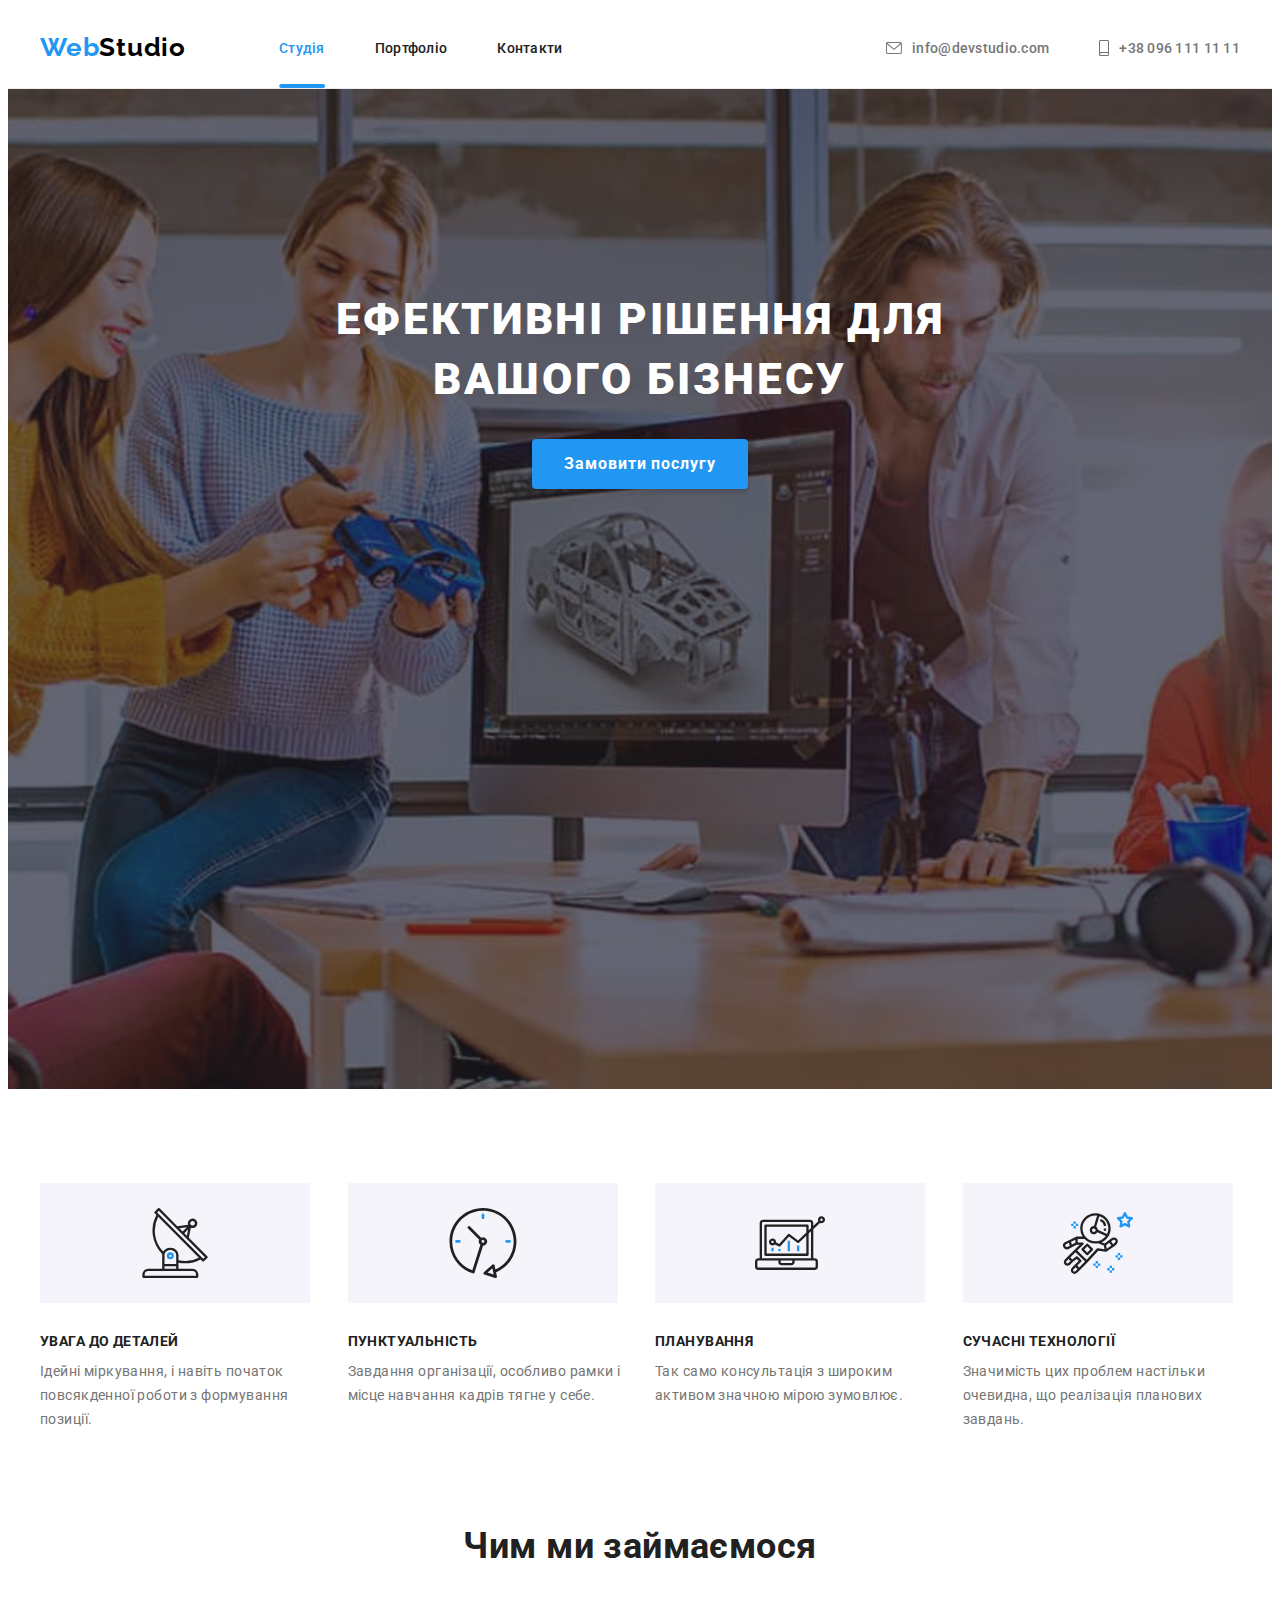
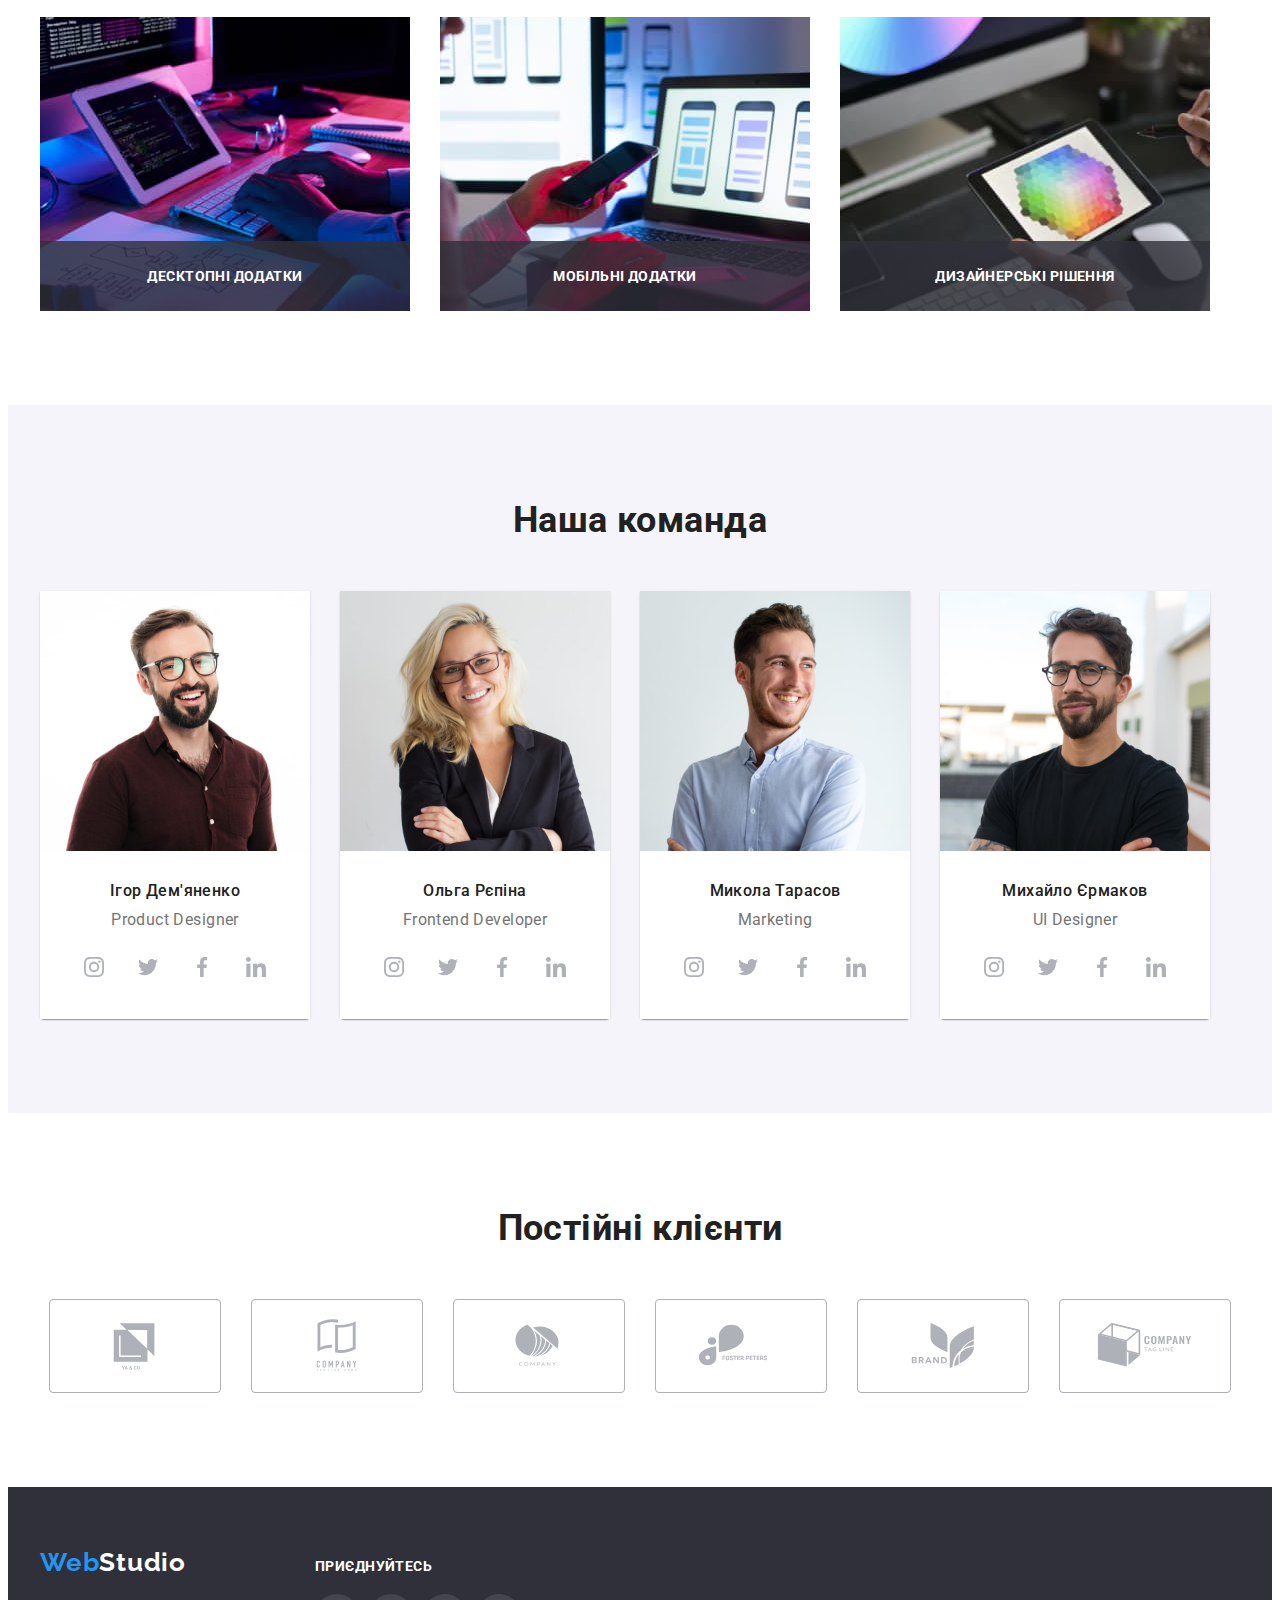
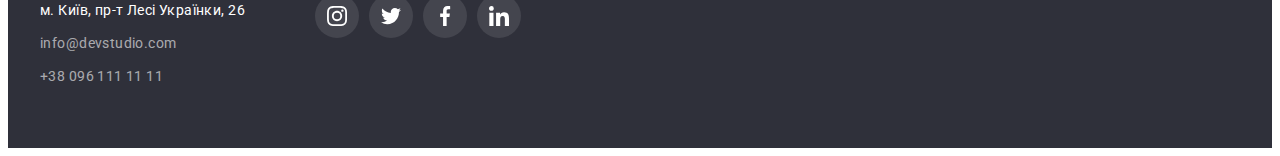
<file: index.html>
<!DOCTYPE html>
<html lang="uk">
  <head>
    <meta charset="UTF-8" />
    <meta http-equiv="X-UA-Compatible" content="IE=edge" />
    <meta name="viewport" content="width=device-width, initial-scale=1.0" />

    <title>WebStudio</title>

    <link rel="preconnect" href="https://fonts.googleapis.com" />
    <link rel="preconnect" href="https://fonts.gstatic.com" crossorigin />
    <link
      href="https://fonts.googleapis.com/css2?family=Raleway:wght@700&family=Roboto:wght@400;500;700;900&display=swap"
      rel="stylesheet"
    />

    <link
      rel="stylesheet"
      href="https://cdnjs.cloudflare.com/ajax/libs/modern-normalize/1.1.0/modern-normalize.min.css"
      integrity="sha512-wpPYUAdjBVSE4KJnH1VR1HeZfpl1ub8YT/NKx4PuQ5NmX2tKuGu6U/JRp5y+Y8XG2tV+wKQpNHVUX03MfMFn9Q=="
      crossorigin="anonymous"
      referrerpolicy="no-referrer"
    />

    <link rel="stylesheet" href="./css/style.css" />
  </head>

  <body>
    <header class="header">
      <div class="conteiner header-conteiner">
        <nav class="header-nav">
          <a href="./index.html" class="logo link">Web<span class="logo-header">Studio</span></a>
          <ul class="nav-list list">
            <li class="nav-item">
              <a href="./index.html" class="nav-link current link">Студія</a>
            </li>
            <li class="nav-item"><a href="./portfolio.html" class="nav-link link">Портфоліо</a></li>
            <li class="nav-item"><a href="" class="nav-link link">Контакти</a></li>
          </ul>
        </nav>
        <ul class="list header-contact">
          <li class="header-contact-item">
            <a href="mailto:info@devstudio.com" class="header-mail link">
              <svg class="contact-icon" width="16" height="12">
                <use href="./images/icons.svg#envelope"></use>
              </svg>
              info@devstudio.com
            </a>
          </li>

          <li class="header-contact-item">
            <a href="tel:+380961111111" class="header-tel link">
              <svg class="contact-icon" width="10" height="16">
                <use href="./images/icons.svg#smartphone"></use>
              </svg>

              +38 096 111 11 11</a
            >
          </li>
        </ul>
      </div>
    </header>

    <main>
      <section class="hero">
        <div class="conteiner">
          <h1 class="hero-title">Ефективні рішення для вашого бізнесу</h1>
          <button data-modal-open type="button" class="hero-btn button">Замовити послугу</button>
        </div>
      </section>

      <section class="about section">
        <div class="conteiner">
          <h2 class="about-title visually-hidden">Особливості</h2>

          <ul class="about-list list">
            <li class="about-list-item">
              <div class="about-conteiner-icon">
                <svg class="about-icon" width="70" height="70">
                  <use href="./images/icons.svg#antenna"></use>
                </svg>
              </div>

              <h3 class="about-sub-title">УВАГА ДО ДЕТАЛЕЙ</h3>
              <p class="about-sescription">
                Ідейні міркування, і навіть початок повсякденної роботи з формування позиції.
              </p>
            </li>

            <li class="about-list-item">
              <div class="about-conteiner-icon">
                <svg class="about-icon" width="70" height="70">
                  <use href="./images/icons.svg#clock"></use>
                </svg>
              </div>
              <h3 class="about-sub-title">ПУНКТУАЛЬНІСТЬ</h3>
              <p class="about-sescription">
                Завдання організації, особливо рамки і місце навчання кадрів тягне у себе.
              </p>
            </li>
            <li class="about-list-item">
              <div class="about-conteiner-icon">
                <svg class="about-icon" width="70" height="70">
                  <use href="./images/icons.svg#diagram"></use>
                </svg>
              </div>
              <h3 class="about-sub-title">ПЛАНУВАННЯ</h3>
              <p class="about-sescription">
                Так само консультація з широким активом значною мірою зумовлює.
              </p>
            </li>
            <li class="about-list-item">
              <div class="about-conteiner-icon">
                <svg class="about-icon" width="70" height="70">
                  <use href="./images/icons.svg#astronaut"></use>
                </svg>
              </div>
              <h3 class="about-sub-title">СУЧАСНІ ТЕХНОЛОГІЇ</h3>
              <p class="about-sescription">
                Значимість цих проблем настільки очевидна, що реалізація планових завдань.
              </p>
            </li>
          </ul>
        </div>
      </section>

      <section class="working section">
        <div class="conteiner">
          <h2 class="working-title">Чим ми займаємося</h2>
          <ul class="working-list list">

            <li class="working-list-item">
              <img src="./images/img1.jpg" alt="Десктопні додатки" width="370" height="294" />
                <p class="working-overlay-text">Десктопні додатки</p>
            </li>

            <li class="working-list-item">
              <img src="./images/img2.jpg" alt="Мобільні додатки" width="370" height="294" />
                <p class="working-overlay-text">Мобільні додатки</p>
            </li>
						
            <li class="working-list-item">
              <img src="./images/img3.jpg" alt="Дизайнерські рішення" width="370" height="294" />
                <p class="working-overlay-text">Дизайнерські рішення</p>
            </li>
          </ul>
        </div>
      </section>

      <section class="team section">
        <div class="conteiner">
          <h2 class="team-title">Наша команда</h2>

          <ul class="team-list list">
            <li class="team-list-item">
              <img src="./images/foto1.jpg" alt="Фото" width="270" height="260" />
              <div class="team-description">
                <h3 class="team-name">Ігор Дем'яненко</h3>
                <p lang="en" class="team-speciality">Product Designer</p>

                <ul class="socials-contacts list">
                  <li class="sotials-item">
                    <a
                      class="socials-link link"
                      href="http://instagram.com"
                      target="_blank"
                      rel="noopener noreferrer"
                    >
                      <svg class="about-icon" width="20" height="20">
                        <use href="./images/icons.svg#instagram"></use>
                      </svg>
                    </a>
                  </li>

                  <li class="sotials-item">
                    <a
                      class="socials-link link"
                      href="http://twitter.com"
                      target="_blank"
                      rel="noopener noreferrer"
                    >
                      <svg class="about-icon" width="20" height="20">
                        <use href="./images/icons.svg#twitter"></use>
                      </svg>
                    </a>
                  </li>

                  <li class="sotials-item">
                    <a
                      class="socials-link link"
                      href="http://facebook.com"
                      target="_blank"
                      rel="noopener noreferrer"
                    >
                      <svg class="about-icon" width="20" height="20">
                        <use href="./images/icons.svg#facebook"></use>
                      </svg>
                    </a>
                  </li>

                  <li class="sotials-item">
                    <a
                      class="socials-link link"
                      href="http://linkedin.com"
                      target="_blank"
                      rel="noopener noreferrer"
                    >
                      <svg class="about-icon" width="20" height="20">
                        <use href="./images/icons.svg#linkedin"></use>
                      </svg>
                    </a>
                  </li>
                </ul>
              </div>
            </li>

            <li class="team-list-item">
              <img src="./images/foto2.jpg" alt="Фото" width="270" height="260" />
              <div class="team-description">
                <h3 class="team-name">Ольга Рєпіна</h3>
                <p lang="en" class="team-speciality">Frontend Developer</p>

                <ul class="socials-contacts list">
                  <li class="sotials-item">
                    <a
                      class="socials-link link"
                      href="http://instagram.com"
                      target="_blank"
                      rel="noopener noreferrer"
                    >
                      <svg class="about-icon" width="20" height="20">
                        <use href="./images/icons.svg#instagram"></use>
                      </svg>
                    </a>
                  </li>

                  <li class="sotials-item">
                    <a
                      class="socials-link link"
                      href="http://twitter.com"
                      target="_blank"
                      rel="noopener noreferrer"
                    >
                      <svg class="about-icon" width="20" height="20">
                        <use href="./images/icons.svg#twitter"></use>
                      </svg>
                    </a>
                  </li>

                  <li class="sotials-item">
                    <a
                      class="socials-link link"
                      href="http://facebook.com"
                      target="_blank"
                      rel="noopener noreferrer"
                    >
                      <svg class="about-icon" width="20" height="20">
                        <use href="./images/icons.svg#facebook"></use>
                      </svg>
                    </a>
                  </li>

                  <li class="sotials-item">
                    <a
                      class="socials-link link"
                      href="http://linkedin.com"
                      target="_blank"
                      rel="noopener noreferrer"
                    >
                      <svg class="about-icon" width="20" height="20">
                        <use href="./images/icons.svg#linkedin"></use>
                      </svg>
                    </a>
                  </li>
                </ul>
              </div>
            </li>

            <li class="team-list-item">
              <img src="./images/foto3.jpg" alt="Фото" width="270" height="260" />
              <div class="team-description">
                <h3 class="team-name">Микола Тарасов</h3>
                <p lang="en" class="team-speciality">Marketing</p>

                <ul class="socials-contacts list">
                  <li class="sotials-item">
                    <a
                      class="socials-link link"
                      href="http://instagram.com"
                      target="_blank"
                      rel="noopener noreferrer"
                    >
                      <svg class="about-icon" width="20" height="20">
                        <use href="./images/icons.svg#instagram"></use>
                      </svg>
                    </a>
                  </li>

                  <li class="sotials-item">
                    <a
                      class="socials-link link"
                      href="http://twitter.com"
                      target="_blank"
                      rel="noopener noreferrer"
                    >
                      <svg class="about-icon" width="20" height="20">
                        <use href="./images/icons.svg#twitter"></use>
                      </svg>
                    </a>
                  </li>

                  <li class="sotials-item">
                    <a
                      class="socials-link link"
                      href="http://facebook.com"
                      target="_blank"
                      rel="noopener noreferrer"
                    >
                      <svg class="about-icon" width="20" height="20">
                        <use href="./images/icons.svg#facebook"></use>
                      </svg>
                    </a>
                  </li>

                  <li class="sotials-item">
                    <a
                      class="socials-link link"
                      href="http://linkedin.com"
                      target="_blank"
                      rel="noopener noreferrer"
                    >
                      <svg class="about-icon" width="20" height="20">
                        <use href="./images/icons.svg#linkedin"></use>
                      </svg>
                    </a>
                  </li>
                </ul>
              </div>
            </li>

            <li class="team-list-item">
              <img src="./images/foto4.jpg" alt="Фото" width="270" height="260" />
              <div class="team-description">
                <h3 class="team-name">Михайло Єрмаков</h3>
                <p lang="en" class="team-speciality">UI Designer</p>

                <ul class="socials-contacts list">
                  <li class="sotials-item">
                    <a
                      class="socials-link link"
                      href="http://instagram.com"
                      target="_blank"
                      rel="noopener noreferrer"
                    >
                      <svg class="about-icon" width="20" height="20">
                        <use href="./images/icons.svg#instagram"></use>
                      </svg>
                    </a>
                  </li>

                  <li class="sotials-item">
                    <a
                      class="socials-link link"
                      href="http://twitter.com"
                      target="_blank"
                      rel="noopener noreferrer"
                    >
                      <svg class="about-icon" width="20" height="20">
                        <use href="./images/icons.svg#twitter"></use>
                      </svg>
                    </a>
                  </li>

                  <li class="sotials-item">
                    <a
                      class="socials-link link"
                      href="http://facebook.com"
                      target="_blank"
                      rel="noopener noreferrer"
                    >
                      <svg class="about-icon" width="20" height="20">
                        <use href="./images/icons.svg#facebook"></use>
                      </svg>
                    </a>
                  </li>

                  <li class="sotials-item">
                    <a
                      class="socials-link link"
                      href="http://linkedin.com"
                      target="_blank"
                      rel="noopener noreferrer"
                    >
                      <svg class="about-icon" width="20" height="20">
                        <use href="./images/icons.svg#linkedin"></use>
                      </svg>
                    </a>
                  </li>
                </ul>
              </div>
            </li>
          </ul>
        </div>
      </section>

      <section class="klients section">
        <div class="conteiner">
          <h2 class="klients-title">Постійні клієнти</h2>
          <ul class="klients-list list">
            <li class="klients-list-item">
              <a href="" class="klients-link link">
                <svg class="klients-icon" width="106" height="60">
                  <use href="./images/icons.svg#Logo-1"></use>
                </svg>
              </a>
            </li>
            <li class="klients-list-item">
              <a href="" class="klients-link link">
                <svg class="klients-icon" width="106" height="60">
                  <use href="./images/icons.svg#Logo-2"></use>
                </svg>
              </a>
            </li>
            <li class="klients-list-item">
              <a href="" class="klients-link link">
                <svg class="klients-icon" width="106" height="60">
                  <use href="./images/icons.svg#Logo-3"></use>
                </svg>
              </a>
            </li>
            <li class="klients-list-item">
              <a href="" class="klients-link link">
                <svg class="klients-icon" width="106" height="60">
                  <use href="./images/icons.svg#Logo-4"></use>
                </svg>
              </a>
            </li>
            <li class="klients-list-item">
              <a href="" class="klients-link link">
                <svg class="klients-icon" width="106" height="60">
                  <use href="./images/icons.svg#Logo-5"></use>
                </svg>
              </a>
            </li>
            <li class="klients-list-item">
              <a href="" class="klients-link link">
                <svg class="klients-icon" width="106" height="60">
                  <use href="./images/icons.svg#Logo-6"></use>
                </svg>
              </a>
            </li>
          </ul>
        </div>
      </section>
    </main>

    <footer class="footer">
      <div class="footer-conteiner conteiner">
        <div>
          <a href="./index.html" class="logo link footer-logo"
            >Web<span class="logo-footer">Studio</span></a
          >
          <address class="addres">
            <ul class="footer-list list">
              <li class="footer-list-item">
                <a
                  href="https://goo.gl/maps/quumTiExGeRSUyE26"
                  target="_blank"
                  rel="noreferrer noopener"
                  class="footer-adres link"
                  >м. Київ, пр-т Лесі Українки, 26
                </a>
              </li>
              <li class="footer-list-item">
                <a href="mailto:info@devstudio.com" class="footer-mail link">info@devstudio.com</a>
              </li>
              <li class="footer-list-item">
                <a href="tel:+380961111111" class="footer-tel link">+38 096 111 11 11</a>
              </li>
            </ul>
          </address>
        </div>

        <div class="footer-sotials">
          <p class="footer-socials-title">приєднуйтесь</p>
          <ul class="socials-contacts list">
            <li class="sotials-item">
              <a
                class="socials-link footer-socials-link link"
                href="http://instagram.com"
                target="_blank"
                rel="noopener noreferrer"
              >
                <svg class="footer-icon" width="20" height="20">
                  <use href="./images/icons.svg#instagram"></use>
                </svg>
              </a>
            </li>

            <li class="sotials-item">
              <a
                class="socials-link footer-socials-link link"
                href="http://twitter.com"
                target="_blank"
                rel="noopener noreferrer"
              >
                <svg class="footer-icon" width="20" height="20">
                  <use href="./images/icons.svg#twitter"></use>
                </svg>
              </a>
            </li>

            <li class="sotials-item">
              <a
                class="socials-link footer-socials-link link"
                href="http://facebook.com"
                target="_blank"
                rel="noopener noreferrer"
              >
                <svg class="footer-icon" width="20" height="20">
                  <use href="./images/icons.svg#facebook"></use>
                </svg>
              </a>
            </li>

            <li class="sotials-item">
              <a
                class="socials-link footer-socials-link link"
                href="http://linkedin.com"
                target="_blank"
                rel="noopener noreferrer"
              >
                <svg class="footer-icon" width="20" height="20">
                  <use href="./images/icons.svg#linkedin"></use>
                </svg>
              </a>
            </li>
          </ul>
        </div>
      </div>
    </footer>

<!-- Modal window -->

    <div class="backdrop is-hidden" data-modal>
      <div class="modal">
        <button data-modal-close class="modal-button-close button">
					<svg class="icon-close" width="18" height="18">
						<use href="/images/icons.svg#icon-close"></use>
					</svg>
				</button>
      </div>
    </div>

    <script src="./js/modal.js"></script>
  </body>
</html>
</file>
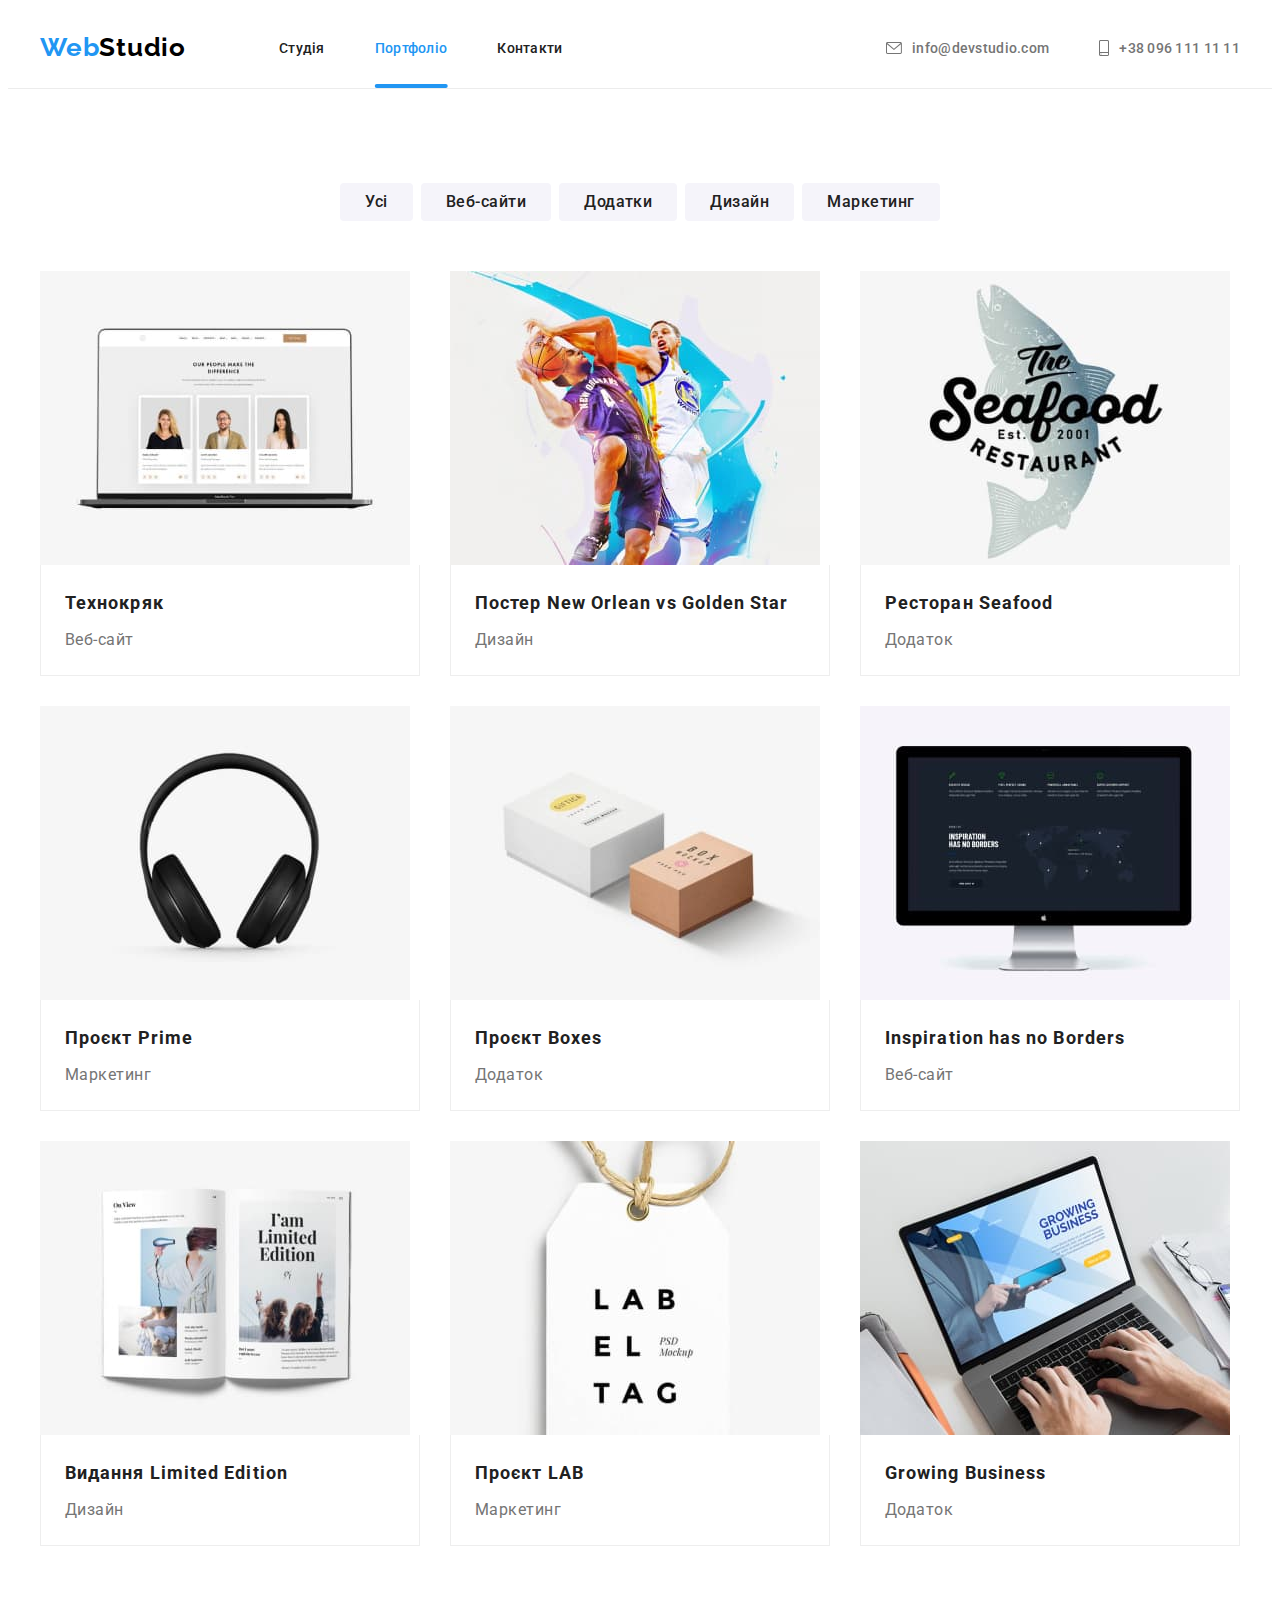
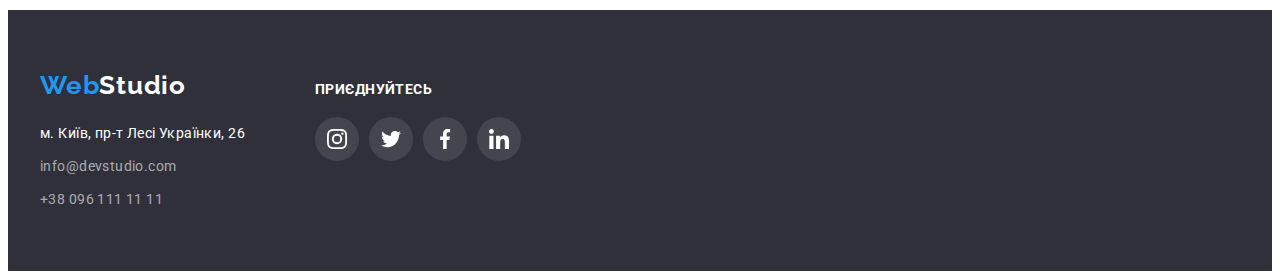
<file: portfolio.html>
<!DOCTYPE html>
<html lang="uk">
  <head>
    <meta charset="UTF-8" />
    <meta http-equiv="X-UA-Compatible" content="IE=edge" />
    <meta name="viewport" content="width=device-width, initial-scale=1.0" />

    <title>portfolio</title>

    <link rel="preconnect" href="https://fonts.googleapis.com" />
    <link rel="preconnect" href="https://fonts.gstatic.com" crossorigin />
    <link
      href="https://fonts.googleapis.com/css2?family=Raleway:wght@700&family=Roboto:wght@400;500;700;900&display=swap"
      rel="stylesheet"
    />

    <link
      rel="stylesheet"
      href="https://cdnjs.cloudflare.com/ajax/libs/modern-normalize/1.1.0/modern-normalize.min.css"
      integrity="sha512-wpPYUAdjBVSE4KJnH1VR1HeZfpl1ub8YT/NKx4PuQ5NmX2tKuGu6U/JRp5y+Y8XG2tV+wKQpNHVUX03MfMFn9Q=="
      crossorigin="anonymous"
      referrerpolicy="no-referrer"
    />

    <link rel="stylesheet" href="./css/style.css" />
  </head>

  <body>
    <header class="header">
      <div class="conteiner header-conteiner">
        <nav class="header-nav">
          <a href="./index.html" class="logo link">Web<span class="logo-header">Studio</span></a>

          <ul class="nav-list list">
            <li class="nav-item">
              <a href="./index.html" class="nav-link link">Студія</a>
            </li>

            <li class="nav-item">
              <a href="./portfolio.html" class="nav-link current link">Портфоліо</a>
            </li>

            <li class="nav-item">
              <a href="" class="nav-link link">Контакти</a>
            </li>
          </ul>
        </nav>

        <ul class="list header-contact">
          <li class="header-contact-item">
            <a href="mailto:info@devstudio.com" class="header-mail link">
              <svg class="contact-icon" width="16" height="12">
                <use href="./images/icons.svg#envelope"></use>
              </svg>
              info@devstudio.com
            </a>
          </li>

          <li class="header-contact-item">
            <a href="tel:+380961111111" class="header-tel link">
              <svg class="contact-icon" width="10" height="16">
                <use href="./images/icons.svg#smartphone"></use>
              </svg>
              +38 096 111 11 11
            </a>
          </li>
        </ul>
      </div>
    </header>

    <main>
      <section class="portfolio section">
        <div class="conteiner">
          <h1 class="portfolio-title visually-hidden">Портфоліо</h1>
          <ul class="filter-list list">
            <li class="filter-list-item"><button class="filter-btn">Усі</button></li>
            <li class="filter-list-item"><button class="filter-btn">Веб-сайти</button></li>
            <li class="filter-list-item"><button class="filter-btn">Додатки</button></li>
            <li class="filter-list-item"><button class="filter-btn">Дизайн</button></li>
            <li class="filter-list-item"><button class="filter-btn">Маркетинг</button></li>
          </ul>

          <ul class="portfolio-list list">
            <li class="portfolio-list-item">
              <a
                href="./images/portfolio1.jpg"
                class="portfolio-link link"
                target="_blank"
                rel="noreferrer noopener"
              >
                <div>
                  <div class="portfolio-thumb">
                    <img src="./images/portfolio1.jpg" alt="Технокряк" />
                    <div class="portfolio-overlay">
                      <p class="portfolio-overlay-text">
                        Ресурс пропонує комплексні пропозиції з різним рівнем функціоналу та
                        сервісів. Все це дозволить відвідувачу отримати вичерпні відомості про
                        компанію чи приватну особу.
                      </p>
                    </div>
                  </div>

                  <div class="portfolio-description-border">
                    <h3 class="portfolio-sub-title">Технокряк</h3>
                    <p class="portfolio-description">Веб-сайт</p>
                  </div>
                </div>
              </a>
            </li>
            <li class="portfolio-list-item">
              <a
                href="./images/portfolio2.jpg"
                class="portfolio-link link"
                target="_blank"
                rel="noreferrer noopener"
              >
              
                  <div class="portfolio-thumb">
                    <img
                      src="./images/portfolio2.jpg"
                      alt="New Orlean vs Golden Star"
                      width="370"
                      height="294"
                    />
                    <div class="portfolio-overlay">
                      <p class="portfolio-overlay-text">
                        Ресурс пропонує комплексні пропозиції з різним рівнем функціоналу та
                        сервісів. Все це дозволить відвідувачу отримати вичерпні відомості про
                        компанію чи приватну особу.
                      </p>
                    </div>
                  </div>

                  <div class="portfolio-description-border">
                    <h3 class="portfolio-sub-title">
                      Постер <span lang="en">New Orlean vs Golden Star</span>
                    </h3>
                    <p class="portfolio-description">Дизайн</p>
                  </div>
                
              </a>
            </li>
            <li class="portfolio-list-item">
              <a
                href="./images/portfolio3.jpg"
                class="portfolio-link link"
                target="_blank"
                rel="noreferrer noopener"
              >
              
                  <div class="portfolio-thumb">
                    <img src="./images/portfolio3.jpg" alt="Seafood" width="370" height="294" />
                    <div class="portfolio-overlay">
                      <p class="portfolio-overlay-text">
                        Ресурс пропонує комплексні пропозиції з різним рівнем функціоналу та
                        сервісів. Все це дозволить відвідувачу отримати вичерпні відомості про
                        компанію чи приватну особу.
                      </p>
                    </div>
                  </div>

                  <div class="portfolio-description-border">
                    <h3 class="portfolio-sub-title">Ресторан <span lang="en">Seafood</span></h3>
                    <p class="portfolio-description">Додаток</p>
                  </div>
                
              </a>
            </li>
            <li class="portfolio-list-item">
              <a
                href="./images/portfolio4.jpg"
                class="portfolio-link link"
                target="_blank"
                rel="noreferrer noopener"
              >
              
                  <div class="portfolio-thumb">
                    <img src="./images/portfolio4.jpg" alt="Prime" width="370" height="294" />
                    <div class="portfolio-overlay">
                      <p class="portfolio-overlay-text">
                        Ресурс пропонує комплексні пропозиції з різним рівнем функціоналу та
                        сервісів. Все це дозволить відвідувачу отримати вичерпні відомості про
                        компанію чи приватну особу.
                      </p>
                    </div>
                  </div>

                  <div class="portfolio-description-border">
                    <h3 class="portfolio-sub-title">Проєкт <span lang="en">Prime</span></h3>
                    <p class="portfolio-description">Маркетинг</p>
                  </div>
                
              </a>
            </li>
            <li class="portfolio-list-item">
              <a
                href="./images/portfolio5.jpg"
                class="portfolio-link link"
                target="_blank"
                rel="noreferrer noopener"
              >
              
                  <div class="portfolio-thumb">
                    <img src="./images/portfolio5.jpg" alt="Boxes" width="370" height="294" />
                    <div class="portfolio-overlay">
                      <p class="portfolio-overlay-text">
                        Ресурс пропонує комплексні пропозиції з різним рівнем функціоналу та
                        сервісів. Все це дозволить відвідувачу отримати вичерпні відомості про
                        компанію чи приватну особу.
                      </p>
                    </div>
                  </div>

                  <div class="portfolio-description-border">
                    <h3 class="portfolio-sub-title">Проєкт <span lang="en">Boxes</span></h3>
                    <p class="portfolio-description">Додаток</p>
                  </div>
                
              </a>
            </li>
            <li class="portfolio-list-item">
              <a
                href="./images/portfolio6.jpg"
                class="portfolio-link link"
                target="_blank"
                rel="noreferrer noopener"
              >
              
                  <div class="portfolio-thumb">
                    <img
                      src="./images/portfolio6.jpg"
                      alt="Inspiration has no Borders"
                      width="370"
                      height="294"
                    />
                    <div class="portfolio-overlay">
                      <p class="portfolio-overlay-text">
                        Ресурс пропонує комплексні пропозиції з різним рівнем функціоналу та
                        сервісів. Все це дозволить відвідувачу отримати вичерпні відомості про
                        компанію чи приватну особу.
                      </p>
                    </div>
                  </div>

                  <div class="portfolio-description-border">
                    <h3 class="portfolio-sub-title" lang="en">Inspiration has no Borders</h3>
                    <p class="portfolio-description">Веб-сайт</p>
                  </div>
                
              </a>
            </li>

            <li class="portfolio-list-item">
              <a
                href="./images/portfolio7.jpg"
                class="portfolio-link link"
                target="_blank"
                rel="noreferrer noopener"
              >
                <div>
                  <div class="portfolio-thumb">
                    <img
                      src="./images/portfolio7.jpg"
                      alt="Limited Edition"
                      width="370"
                      height="294"
                    />
                    <div class="portfolio-overlay">
                      <p class="portfolio-overlay-text">
                        Ресурс пропонує комплексні пропозиції з різним рівнем функціоналу та
                        сервісів. Все це дозволить відвідувачу отримати вичерпні відомості про
                        компанію чи приватну особу.
                      </p>
                    </div>
                  </div>

                  <div class="portfolio-description-border">
                    <h3 class="portfolio-sub-title">
                      Видання <span lang="en">Limited Edition</span>
                    </h3>
                    <p class="portfolio-description">Дизайн</p>
                  </div>
                </div>
              </a>
            </li>
            <li class="portfolio-list-item">
              <a
                href="./images/portfolio8.jpg"
                class="portfolio-link link"
                target="_blank"
                rel="noreferrer noopener"
              >
              
                  <div class="portfolio-thumb">
                    <img src="./images/portfolio8.jpg" alt="LAB" width="370" height="294" />
                    <div class="portfolio-overlay">
                      <p class="portfolio-overlay-text">
                        Ресурс пропонує комплексні пропозиції з різним рівнем функціоналу та
                        сервісів. Все це дозволить відвідувачу отримати вичерпні відомості про
                        компанію чи приватну особу.
                      </p>
                    </div>
                  </div>

                  <div class="portfolio-description-border">
                    <h3 class="portfolio-sub-title">Проєкт <span lang="en">LAB</span></h3>
                    <p class="portfolio-description">Маркетинг</p>
                  </div>
                
              </a>
            </li>
            <li class="portfolio-list-item">
              <a
                href="./images/portfolio9.jpg"
                class="portfolio-link link"
                target="_blank"
                rel="noreferrer noopener"
              >
              
                  <div class="portfolio-thumb">
                    <img
                      src="./images/portfolio9.jpg"
                      alt="Growing Business"
                      width="370"
                      height="294"
                    />
                    <div class="portfolio-overlay">
                      <p class="portfolio-overlay-text">
                        Ресурс пропонує комплексні пропозиції з різним рівнем функціоналу та
                        сервісів. Все це дозволить відвідувачу отримати вичерпні відомості про
                        компанію чи приватну особу.
                      </p>
                    </div>
                  </div>

                  <div class="portfolio-description-border">
                    <h3 class="portfolio-sub-title" lang="en">Growing Business</h3>
                    <p class="portfolio-description">Додаток</p>
                  </div>
                
              </a>
            </li>
          </ul>
        </div>
      </section>
    </main>

    <footer class="footer">
      <div class="footer-conteiner conteiner">
        <div>
          <a href="./index.html" class="logo link footer-logo"
            >Web<span class="logo-footer">Studio</span></a
          >
          <address class="addres">
            <ul class="footer-list list">
              <li class="footer-list-item">
                <a
                  href="https://goo.gl/maps/quumTiExGeRSUyE26"
                  target="_blank"
                  rel="noreferrer noopener"
                  class="footer-adres link"
                  >м. Київ, пр-т Лесі Українки, 26
                </a>
              </li>
              <li class="footer-list-item">
                <a href="mailto:info@devstudio.com" class="footer-mail link">info@devstudio.com</a>
              </li>
              <li class="footer-list-item">
                <a href="tel:+380961111111" class="footer-tel link">+38 096 111 11 11</a>
              </li>
            </ul>
          </address>
        </div>

        <div class="footer-sotials">
          <p class="footer-socials-title">приєднуйтесь</p>
          <ul class="socials-contacts list">
            <li class="sotials-item">
              <a
                class="socials-link footer-socials-link link"
                href="http://instagram.com"
                target="_blank"
                rel="noopener noreferrer"
              >
                <svg class="footer-icon" width="20" height="20">
                  <use href="./images/icons.svg#instagram"></use>
                </svg>
              </a>
            </li>

            <li class="sotials-item">
              <a
                class="socials-link footer-socials-link link"
                href="http://twitter.com"
                target="_blank"
                rel="noopener noreferrer"
              >
                <svg class="footer-icon" width="20" height="20">
                  <use href="./images/icons.svg#twitter"></use>
                </svg>
              </a>
            </li>

            <li class="sotials-item">
              <a
                class="socials-link footer-socials-link link"
                href="http://facebook.com"
                target="_blank"
                rel="noopener noreferrer"
              >
                <svg class="footer-icon" width="20" height="20">
                  <use href="./images/icons.svg#facebook"></use>
                </svg>
              </a>
            </li>

            <li class="sotials-item">
              <a
                class="socials-link footer-socials-link link"
                href="http://linkedin.com"
                target="_blank"
                rel="noopener noreferrer"
              >
                <svg class="footer-icon" width="20" height="20">
                  <use href="./images/icons.svg#linkedin"></use>
                </svg>
              </a>
            </li>
          </ul>
        </div>
      </div>
    </footer>
  </body>
</html>
</file>
<file: css/style.css>
/* сімейство шрифтів: 'Raleway',
sans-serif;
сімейство шрифтів: 'Roboto',
sans-serif; */
/* 

	 #FFFFFF 60 %  
	 #ECECEC 
	 #188CE8 
	 */

:root {
  /* Text colors */
  --main-text-color: #757575;
  --title-text-color: #212121;
  --accent-color: #2196f3;
  --logo-text: #000000;

  /* BG colors */
  --main-background: #ffffff;
  --dark-backgrount: #2f303a;
  --light-background: #f5f4fa;

  /* Others */
  --shadow: #eeeeee;
  --indent: 30px;
  --item: 3;
  --anim-fast: 250ms cubic-bezier(0.4, 0, 0.2, 1);
}

body {
  color: var(--main-text-color);
  font-family: 'Roboto', sans-serif;
  background-color: var(--main-background);
  font-size: 14px;
  letter-spacing: 0.03em;
}

.list {
  list-style: none;
  padding-left: 0;
  margin: 0;
}
.link {
  text-decoration: none;
  /* color: inherit; */
}

.conteiner {
  width: 1200px;
  padding-left: 15px;
  padding-right: 15px;
  margin: 0 auto;
  margin: 0 auto;
}

.section {
  padding-top: 94px;
  padding-bottom: 94px;
}

h1,
h2,
h3,
p {
  margin: 0;
}

img {
  display: block;
  max-width: 100%;
  height: auto;
}

.button {
  display: block;
  cursor: pointer;
  border: none;
  border-radius: 4px;
}

.address {
  /* або через клас .footer-addres */
  font-style: normal;
}

/* -------------------------Header------------------------- */

.header {
  border-bottom: 1px solid #ececec;
}

.header-conteiner {
  display: flex;
  align-items: center;
}
.header-nav {
  display: flex;
  align-items: center;
}
.nav-list {
  display: flex;
}
.header-contact {
  display: flex;
  margin-left: auto;
}
.header-contact .link {
  padding-top: 32px;
  padding-bottom: 32px;
}

.logo {
  margin-right: 93px;
  padding-top: 24px;
  padding-bottom: 25px;

  font-family: 'Raleway', sans-serif;
  font-weight: 700;
  font-size: 26px;
  line-height: calc(31 / 26);
  letter-spacing: 0.03em;
  color: var(--accent-color);
}
.logo-header {
  color: var(--logo-text);
}
.logo-footer {
  color: var(--main-background);
}

.nav-link {
  position: relative;
  display: block;
  padding-top: 32px;
  padding-bottom: 32px;

  font-weight: 500;
  font-size: 14px;
  line-height: calc(16 / 14);
  letter-spacing: 0.02em;
  color: var(--title-text-color);
	transition: color var(--anim-fast);
}

.nav-link::after {
  content: '';
  position: absolute;
  left: 50%;
  bottom: 0;

  transform: translateX(-50%) scaleX(0.3);

  display: block;
  width: 100%;
  height: 4px;
  border-radius: 2px;

  background-color: var(--accent-color);
  opacity: 0;

  transition: transform var(--anim-fast), opacity var(--anim-fast);
}

.nav-link:hover:after,
.nav-link:focus:after {
  transform: translateX(-50%) scaleX(1);
  opacity: 1;
}

.nav-item:not(:last-child) {
  margin-right: 50px;
}

.header-contact .header-contact-item:not(:last-child) {
  margin-right: 50px;
}

.nav-link.current {
  color: var(--accent-color);
}

.current.nav-link::after {
	opacity: 1;
	transform: translateX(-50%);
}


.nav-link:hover,
.nav-link:focus,
.header-mail:hover,
.header-mail:focus,
.header-tel:focus,
.header-tel:hover {
  color: var(--accent-color);
}

.header-mail,
.header-tel {
  display: flex;
  justify-content: center;
  align-items: center;
  gap: 10px;

  font-weight: 500;
  font-size: 14px;
  line-height: calc(16 / 14);
  letter-spacing: 0.02em;
  color: var(--main-text-color);

		transition: color var(--anim-fast);
}

.contact-icon {
  fill: currentColor;
}

/* -------------------------Header------------------------- */

/* -------------------------Hero------------------------- */

.section-title {
  color: var(--title-text-color);
}

.hero {
  max-width: 1600px;
  height: 600px;
  margin: 0 auto;
  background-color: var(--dark-backgrount);
  background-image: linear-gradient(to bottom, rgba(47, 48, 58, 0.4), rgba(47, 48, 58, 0.4)),
    url(../images/Img-hero.jpg);
  background-repeat: no-repeat;
  background-position: center;
  background-size: cover;
  padding: 200px 0;
  text-align: center;
}

.hero-title {
  margin: 0 auto;
  margin-bottom: 30px;
  width: 696px;

  font-weight: 900;
  font-size: 44px;
  line-height: calc(60 / 44);
  letter-spacing: 0.06em;
  text-transform: uppercase;
  color: var(--main-background);
}

.hero-btn {
  display: inline-block;
  padding: 10px 32px;
  min-width: 216px;

  font-family: inherit;
  font-weight: 700;
  font-size: 16px;
  line-height: calc(30 / 16);
  letter-spacing: 0.06em;
  color: var(--main-background);
  cursor: pointer;

  background: var(--accent-color);
  box-shadow: 0px 4px 4px rgba(0, 0, 0, 0.15);
  border-radius: 4px;

		transition: background var(--anim-fast);
}
.hero-btn:hover,
.hero-btn:focus {
  background: #188ce8;
}

/* -------------------------Hero------------------------- */

/* -------------------------Особливості about------------------------- */

.visually-hidden {
  position: absolute;
  white-space: nowrap;
  width: 1px;
  height: 1px;
  overflow: hidden;
  border: 0;
  padding: 0;
  clip: rect(0 0 0 0);
  clip-path: inset(50%);
  margin: -1px;
}

.about-list {
  display: flex;
  gap: 30px;
}

.about-list-item {
  width: calc(100% / var(--item) - var(--indent));
}

.about-conteiner-icon {
  display: flex;
  justify-content: center;
  align-items: center;
  background-color: var(--light-background);
  width: 270px;
  height: 120px;
  margin-bottom: 30px;
}

.about-sub-title {
  font-weight: 700;
  font-size: 14px;
  line-height: calc(16 / 14);
  text-transform: uppercase;
  color: var(--title-text-color);
  margin-bottom: 10px;
}

.about-sescription {
  font-size: 14px;
  line-height: calc(24 / 14);
  letter-spacing: 0.03em;
  color: var(--main-text-color);
}

/* -------------------------Особливості------------------------- */

/* -------------------------Чим займаємося------------------------- */

.working {
  padding-top: 0;
}
.working-title {
  font-weight: 700;
  font-size: 36px;
  line-height: calc(42 / 36);
  text-align: center;

  color: var(--title-text-color);
  margin-bottom: 50px;
}

.working-list {
  display: flex;
  gap: 30px;
}

.working-list-item {
  position: relative;
}

.working-overlay-text {
	text-transform: uppercase;
		color: #ffffff;
		  position: absolute;
  bottom: 0;
  width: 100%;
	height: 70px;
font-weight: 700;
		background-color: rgba(47, 48, 58, 0.8);
	display: flex;
	align-items: center;
	justify-content: center;

}



/* -------------------------Чим займаємося------------------------- */

/* -------------------------Наша команда------------------------- */

.team {
  background: var(--light-background);
}

.team-title {
  font-weight: 700;
  font-size: 36px;
  line-height: calc(42 / 36);
  text-align: center;

  color: var(--title-text-color);

  margin-bottom: 50px;
}

.team-list {
  display: flex;
  gap: 30px;
}

.team-list .team-list-item {
  box-shadow: 0px 2px 1px -1px rgba(0, 0, 0, 0.2), 0px 1px 1px 0px rgba(0, 0, 0, 0.14),
    0px 1px 3px 0px rgba(0, 0, 0, 0.12);
  border-radius: 0px 0px 4px 4px;
}
.team-description {
  background-color: var(--main-background);
  padding: 30px 0;
}
.team-name {
  margin-bottom: 10px;

  font-weight: 500;
  font-size: 16px;
  line-height: calc(19 / 16);
  text-align: center;
  color: var(--title-text-color);
}

.team-speciality {
  margin-bottom: 16px;

  font-size: 16px;
  line-height: calc(19 / 16);
  text-align: center;
  color: var(--main-text-color);
}

.socials-contacts {
  display: flex;
  justify-content: center;
  align-items: center;
  gap: 10px;
}


.socials-link {
  display: flex;
  justify-content: center;
  align-items: center;
  width: 44px;
  height: 44px;
  border-radius: 50%;
  background-color: #ffffff;
  fill: #afb1b8;

	transition: fill var(--anim-fast), background-color var(--anim-fast);
}

.socials-link:hover,
.socials-link:focus {
  fill: #ffffff;
  background-color: #2196f3;
}

/* -------------------------Наша команда------------------------- */

/* -------------------------Постійні клієнти------------------------- */

.klients-title {
  font-weight: 700;
  font-size: 36px;
  line-height: calc(42 / 36);
  text-align: center;

  color: var(--title-text-color);
  margin-bottom: 50px;
}

.klients-list {
  display: flex;
  justify-content: center;
  align-items: center;
  gap: 30px;
}

.klients-link {
  display: flex;
  justify-content: center;
  align-items: center;
  width: 170px;
  height: 92px;
  border: 1px solid currentColor;
  border-radius: 4px;
  color: #afb1b8;

	transition: color var(--anim-fast);
}

.klients-icon {
  fill: currentColor;
}

.klients-link:hover,
.klients-link:focus {
  color: var(--accent-color);
}

/* -------------------------Постійні клієнти------------------------- */

/* -------------------------Footer-------------------------- */

.footer {
  background-color: var(--dark-backgrount);
  padding: 60px 0;
}

.footer-logo,
.footer-adres,
.footer-mail,
.footer-tel {
  display: inline-block;
  padding: 0;
  margin: 0;
}

.footer-logo {
  margin-bottom: 20px;
}

.footer-list-item {
  margin-bottom: 9px;
}
.footer-list-item:last-child {
  margin-bottom: 0px;
}

.footer-adres,
.footer-mail,
.footer-tel {
  font-style: normal;
  line-height: 24px;
  color: var(--main-background);

	transition: color var(--anim-fast);
}

.footer-mail,
.footer-tel {
  color: rgba(255, 255, 255, 0.6);
}

.footer-conteiner {
  display: flex;
  gap: 70px;
  align-items: baseline;
}

.footer-socials-title {
  margin-bottom: 20px;

  font-weight: 700;
  line-height: calc(16 / 14);
  text-transform: uppercase;

  color: #ffffff;
}
.footer-icon {
  fill: #ffffff;
}

.footer-socials-link {
  background: rgba(255, 255, 255, 0.1);
}

.footer-adres:hover,
.footer-adres:focus,
.footer-mail:hover,
.footer-mail:focus,
.footer-tel:focus,
.footer-tel:hover,
.footer-socials-link:hover,
.footer-socials-link:focus {
  color: var(--accent-color);
}

/* -------------------------Footer------------------------- */

/* --------------------Page Portfolio------------------------- */

/* -------------------------Portfolio Filter------------------------- */

.filter-list {
  display: flex;
  margin-bottom: 50px;
  justify-content: center;
}

.filter-btn {
  padding: 6px 25px;

  font-family: inherit;
  font-weight: 500;
  font-size: 16px;
  line-height: calc(26 / 16);
  text-align: center;
  color: var(--title-text-color);
  letter-spacing: 0.03em;
  background: var(--light-background);
  border-radius: 4px;
  border: none;
  cursor: pointer;

	transition: background var(--anim-fast), box-shadow var(--anim-fast), color var(--anim-fast);
}

.filter-list-item:not(:last-child) {
  margin-right: 8px;
}

.filter-btn:hover,
.filter-btn:focus {
  background: var(--accent-color);
  box-shadow: 0px 3px 1px rgba(0, 0, 0, 0.1), 0px 1px 2px rgba(0, 0, 0, 0.08),
    0px 2px 2px rgba(0, 0, 0, 0.12);
  color: var(--main-background);
}

.portfolio-list {
  display: flex;
  flex-wrap: wrap;
  gap: 30px;
  margin-right: calc(-1 * var(--indent));
  margin-bottom: calc(-1 * var(--indent));
}

.portfolio-list-item {
  flex-basis: calc(100% / var(--item) - var(--indent));
}

.portfolio-sub-title {
  margin-bottom: 4px;

  font-weight: 700;
  font-size: 18px;
  line-height: calc(36 / 18);
  letter-spacing: 0.06em;
  color: var(--title-text-color);
}

.portfolio-description {
  font-size: 16px;
  line-height: calc(30 / 16);
  letter-spacing: 0.03em;
  color: var(--main-text-color);
}

.portfolio-description-border {
  padding: 20px 24px;
  border: 1px solid var(--shadow);
  border-top: none;
}

.portfolio-link {
  display: block;

	transition: box-shadow var(--anim-fast);
}

.portfolio-link:hover,
.portfolio-link:focus {
  box-shadow: 0px 1px 1px rgba(0, 0, 0, 0.12), 0px 4px 4px rgba(0, 0, 0, 0.06),
    1px 4px 6px rgba(0, 0, 0, 0.16);
}

.portfolio-thumb {
	position: relative;
	overflow: hidden;
}

.portfolio-overlay {
	position: absolute;
	top: 0;
	left: 0;

	transform: translateY(100%);
	
	width: 100%;
	height: 100%;
	padding-left: 24px;
	padding-right: 24px;
	display: flex;
	align-items: center;
	user-select: none;
	
	background-color: rgba(33, 150, 243, 0.9);;

	transition: transform var(--anim-fast);
}

.portfolio-link:hover .portfolio-overlay, .portfolio-link:focus .portfolio-overlay {
	transform: translateY(0);
}

.portfolio-overlay-text {
	font-size: 18px;
	line-height: calc(28/18);
	color: #FFFFFF;

}


/* -------------------------Portfolio Filter------------------------- */

/* -------------------------Modal window------------------------- */

.backdrop {
  position: fixed;
  top: 0;
  left: 0;

  width: 100%;
  height: 100%;

  background-color: rgba(0, 0, 0, 0.2);

	transition: opacity 500ms linear, visibility 500ms linear;
}

.backdrop.is-hidden {
  opacity: 0;
  visibility: hidden;
  pointer-events: none;
}

.modal {
  position: absolute;
  top: 50%;
  left: 50%;
  transform: translate(-50%, -50%) scale(1);

  min-height: 581px;
  min-width: 528px;

  background-color: #ffffff;
  box-shadow: 0px 1px 3px rgba(0, 0, 0, 0.12), 0px 1px 1px rgba(0, 0, 0, 0.14),
    0px 2px 1px rgba(0, 0, 0, 0.2);
  border-radius: 4px;

	transition: transform var(--anim-fast), opacity var(--anim-fast), scale 500ms linear;
}

.backdrop.is-hidden .modal {
	opacity: 0;
	transform: translateX(50%) translateY(-100%) scale(0.1);
}

.modal-button-close {
  position: absolute;
  top: 8px;
  right: 8px;

  padding: 0;
  display: inline-flex;
  align-items: center;
  justify-content: center;

  height: 30px;
  width: 30px;
  border-radius: 50%;
  border: 1px solid rgba(0, 0, 0, 0.1);
  background-color: transparent;
}

/* -------------------------Modal window------------------------- */
</file>
